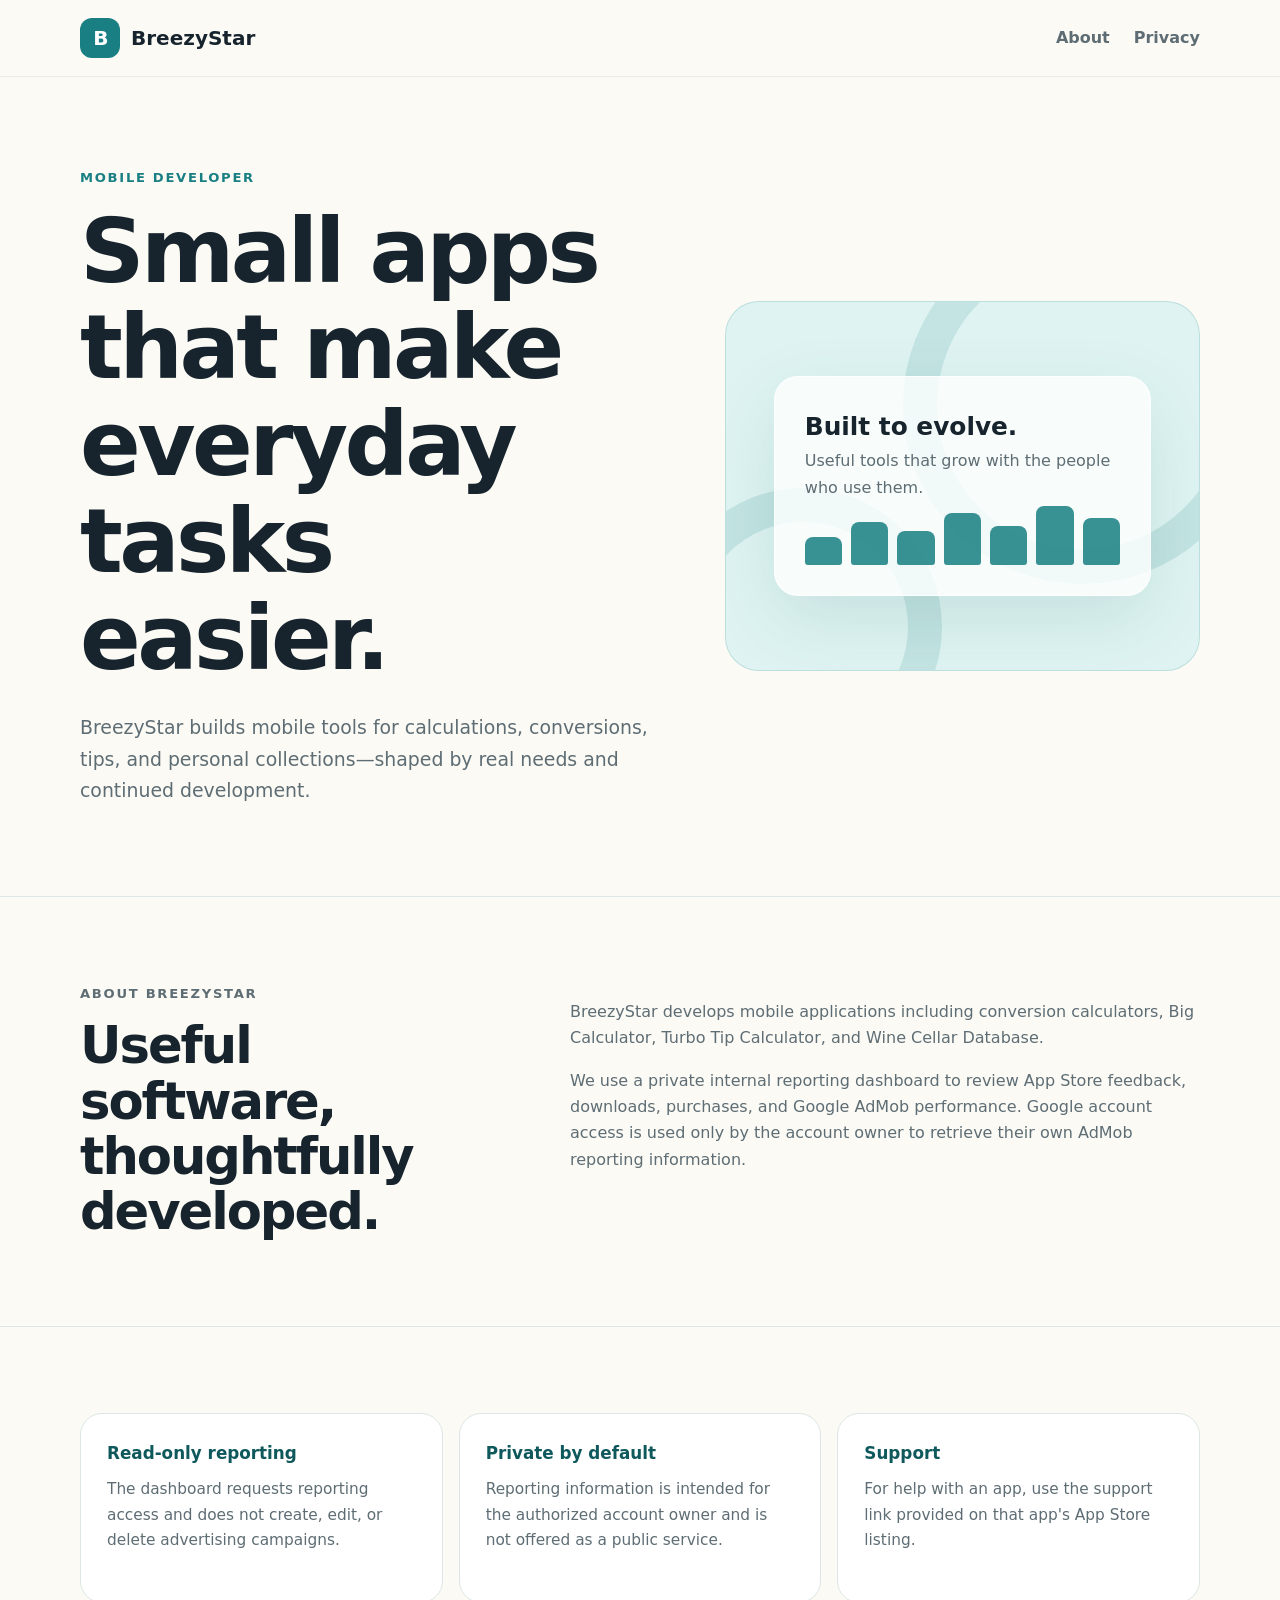
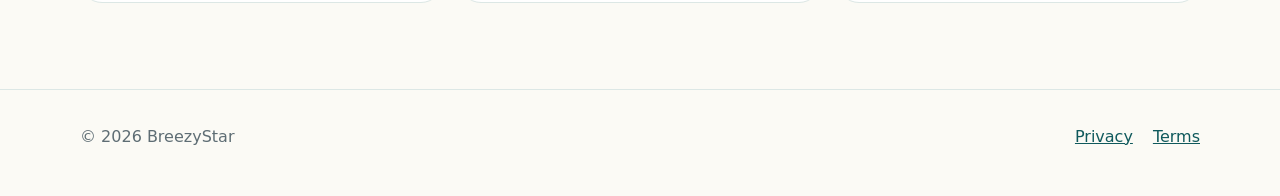
<file: index.html>
<!doctype html>
<html lang="en">
<head>
  <meta charset="utf-8">
  <meta name="viewport" content="width=device-width, initial-scale=1">
  <title>BreezyStar — Useful apps, thoughtfully made</title>
  <meta name="description" content="BreezyStar creates practical iOS utilities and uses a private reporting dashboard to understand app and advertising performance.">
  <link rel="stylesheet" href="styles.css">
</head>
<body>
  <header>
    <nav class="shell" aria-label="Main navigation">
      <a class="brand" href="index.html"><span class="mark" aria-hidden="true">B</span>BreezyStar</a>
      <div class="links">
        <a href="#about">About</a>
        <a href="privacy/index.html">Privacy</a>
      </div>
    </nav>
  </header>

  <main>
    <section class="shell hero">
      <div>
        <p class="eyebrow">Mobile developer</p>
        <h1>Small apps that make everyday tasks easier.</h1>
        <p class="lede">BreezyStar builds mobile tools for calculations, conversions, tips, and personal collections—shaped by real needs and continued development.</p>
      </div>
      <div class="signal" aria-label="Abstract app performance visualization">
        <div class="signal-card">
          <div><strong>Built to evolve.</strong><br><span>Useful tools that grow with the people who use them.</span></div>
          <div class="bars" aria-hidden="true">
            <i style="height:44%"></i><i style="height:67%"></i><i style="height:54%"></i><i style="height:82%"></i><i style="height:61%"></i><i style="height:92%"></i><i style="height:73%"></i>
          </div>
        </div>
      </div>
    </section>

    <section class="section" id="about">
      <div class="shell section-grid">
        <div>
          <p class="eyebrow">About BreezyStar</p>
          <h2>Useful software, thoughtfully developed.</h2>
        </div>
        <div>
          <p>BreezyStar develops mobile applications including conversion calculators, Big Calculator, Turbo Tip Calculator, and Wine Cellar Database.</p>
          <p>We use a private internal reporting dashboard to review App Store feedback, downloads, purchases, and Google AdMob performance. Google account access is used only by the account owner to retrieve their own AdMob reporting information.</p>
        </div>
      </div>
    </section>

    <section class="section">
      <div class="shell cards">
        <article class="card"><b>Read-only reporting</b><p>The dashboard requests reporting access and does not create, edit, or delete advertising campaigns.</p></article>
        <article class="card"><b>Private by default</b><p>Reporting information is intended for the authorized account owner and is not offered as a public service.</p></article>
        <article class="card"><b>Support</b><p>For help with an app, use the support link provided on that app's App Store listing.</p></article>
      </div>
    </section>
  </main>

  <footer>
    <div class="shell foot">
      <span>© 2026 BreezyStar</span>
      <div><a href="privacy/index.html">Privacy</a><a href="terms/index.html">Terms</a></div>
    </div>
  </footer>
</body>
</html>
</file>
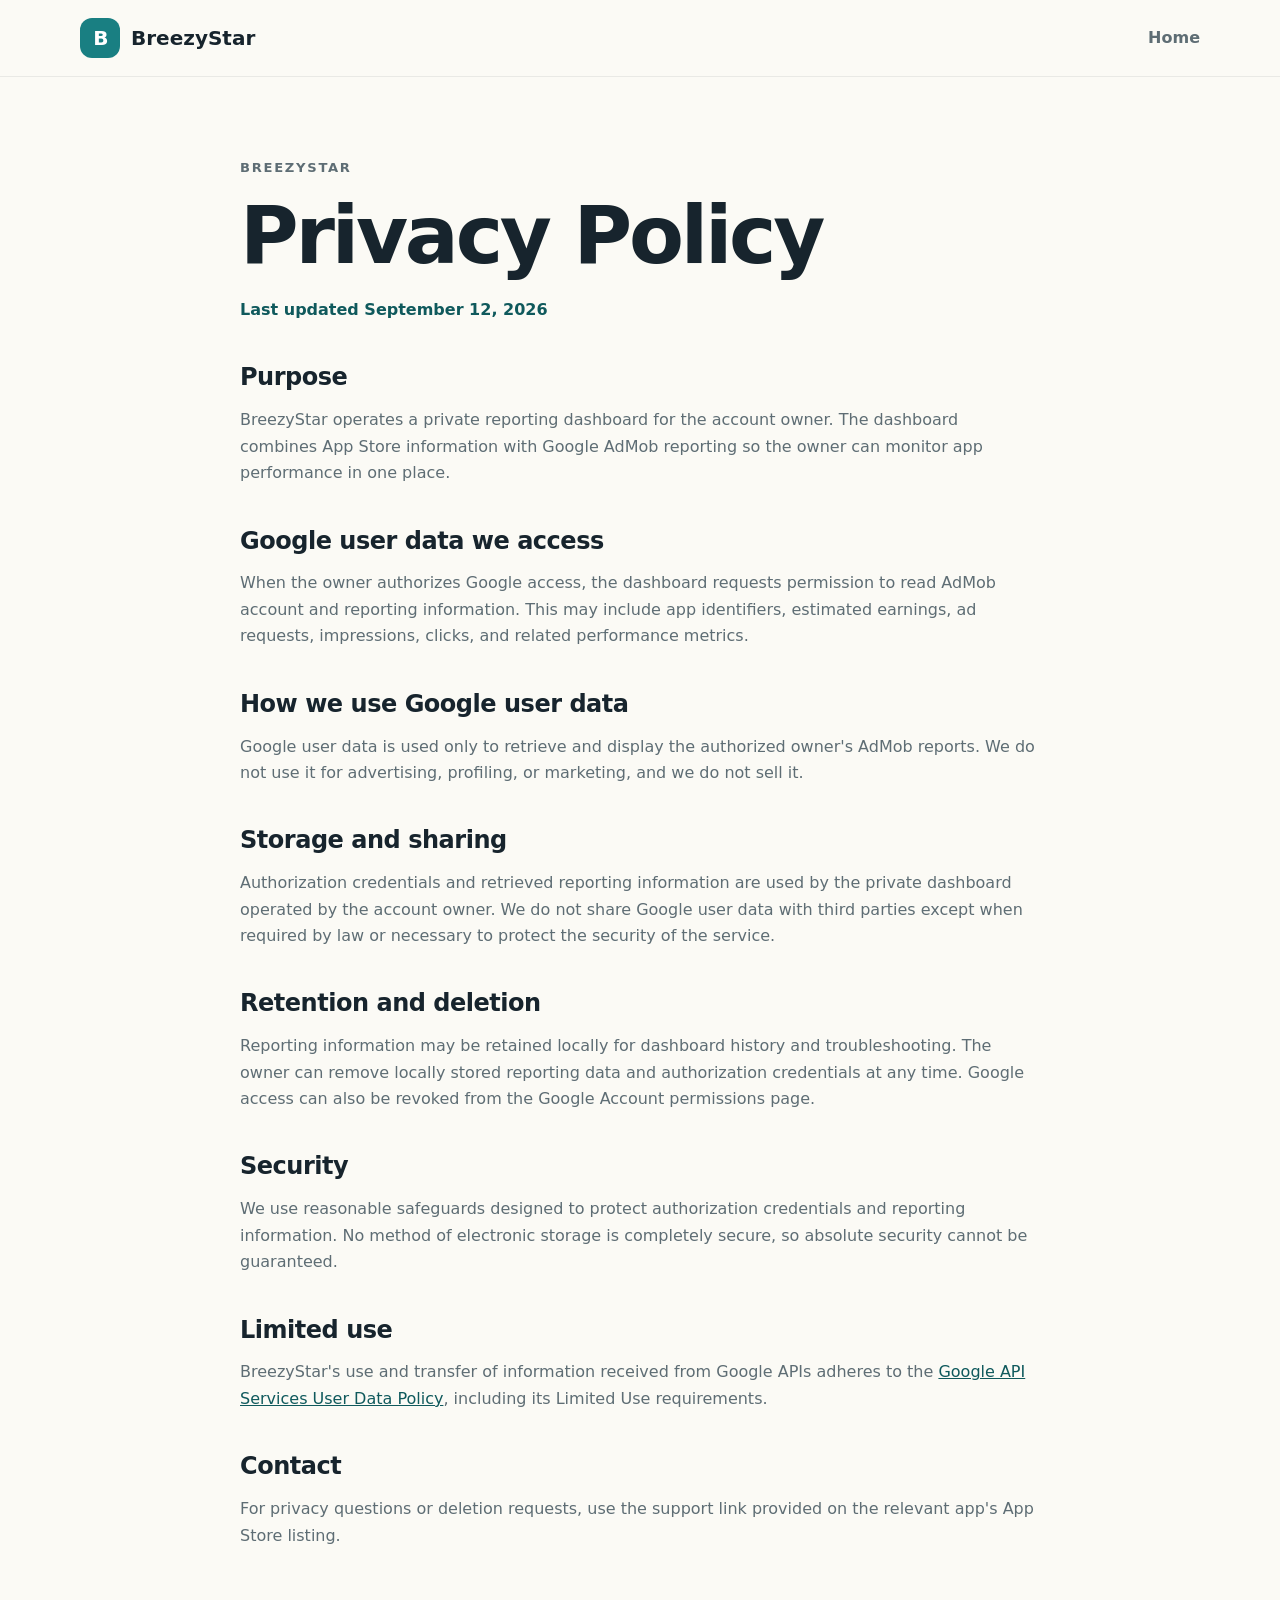
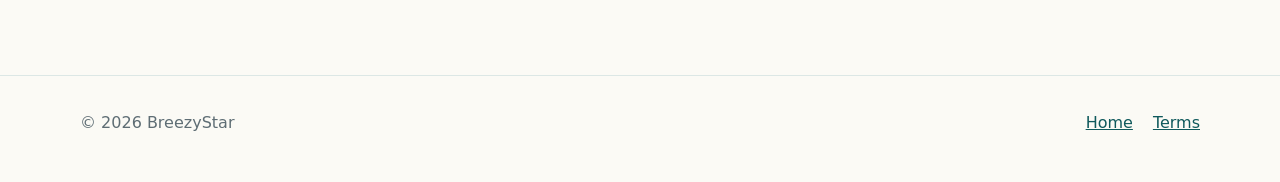
<file: privacy/index.html>
<!doctype html>
<html lang="en">
<head>
  <meta charset="utf-8">
  <meta name="viewport" content="width=device-width, initial-scale=1">
  <title>Privacy Policy — BreezyStar</title>
  <meta name="description" content="Privacy policy for BreezyStar and its private AdMob reporting dashboard.">
  <link rel="stylesheet" href="../styles.css">
</head>
<body>
  <header><nav class="shell"><a class="brand" href="../index.html"><span class="mark" aria-hidden="true">B</span>BreezyStar</a><div class="links"><a href="../index.html">Home</a></div></nav></header>
  <main class="legal">
    <p class="eyebrow">BreezyStar</p>
    <h1>Privacy Policy</h1>
    <p class="updated">Last updated September 12, 2026</p>

    <h2>Purpose</h2>
    <p>BreezyStar operates a private reporting dashboard for the account owner. The dashboard combines App Store information with Google AdMob reporting so the owner can monitor app performance in one place.</p>

    <h2>Google user data we access</h2>
    <p>When the owner authorizes Google access, the dashboard requests permission to read AdMob account and reporting information. This may include app identifiers, estimated earnings, ad requests, impressions, clicks, and related performance metrics.</p>

    <h2>How we use Google user data</h2>
    <p>Google user data is used only to retrieve and display the authorized owner's AdMob reports. We do not use it for advertising, profiling, or marketing, and we do not sell it.</p>

    <h2>Storage and sharing</h2>
    <p>Authorization credentials and retrieved reporting information are used by the private dashboard operated by the account owner. We do not share Google user data with third parties except when required by law or necessary to protect the security of the service.</p>

    <h2>Retention and deletion</h2>
    <p>Reporting information may be retained locally for dashboard history and troubleshooting. The owner can remove locally stored reporting data and authorization credentials at any time. Google access can also be revoked from the Google Account permissions page.</p>

    <h2>Security</h2>
    <p>We use reasonable safeguards designed to protect authorization credentials and reporting information. No method of electronic storage is completely secure, so absolute security cannot be guaranteed.</p>

    <h2>Limited use</h2>
    <p>BreezyStar's use and transfer of information received from Google APIs adheres to the <a href="https://developers.google.com/terms/api-services-user-data-policy" rel="noopener">Google API Services User Data Policy</a>, including its Limited Use requirements.</p>

    <h2>Contact</h2>
    <p>For privacy questions or deletion requests, use the support link provided on the relevant app's App Store listing.</p>
  </main>
  <footer><div class="shell foot"><span>© 2026 BreezyStar</span><div><a href="../index.html">Home</a><a href="../terms/index.html">Terms</a></div></div></footer>
</body>
</html>
</file>
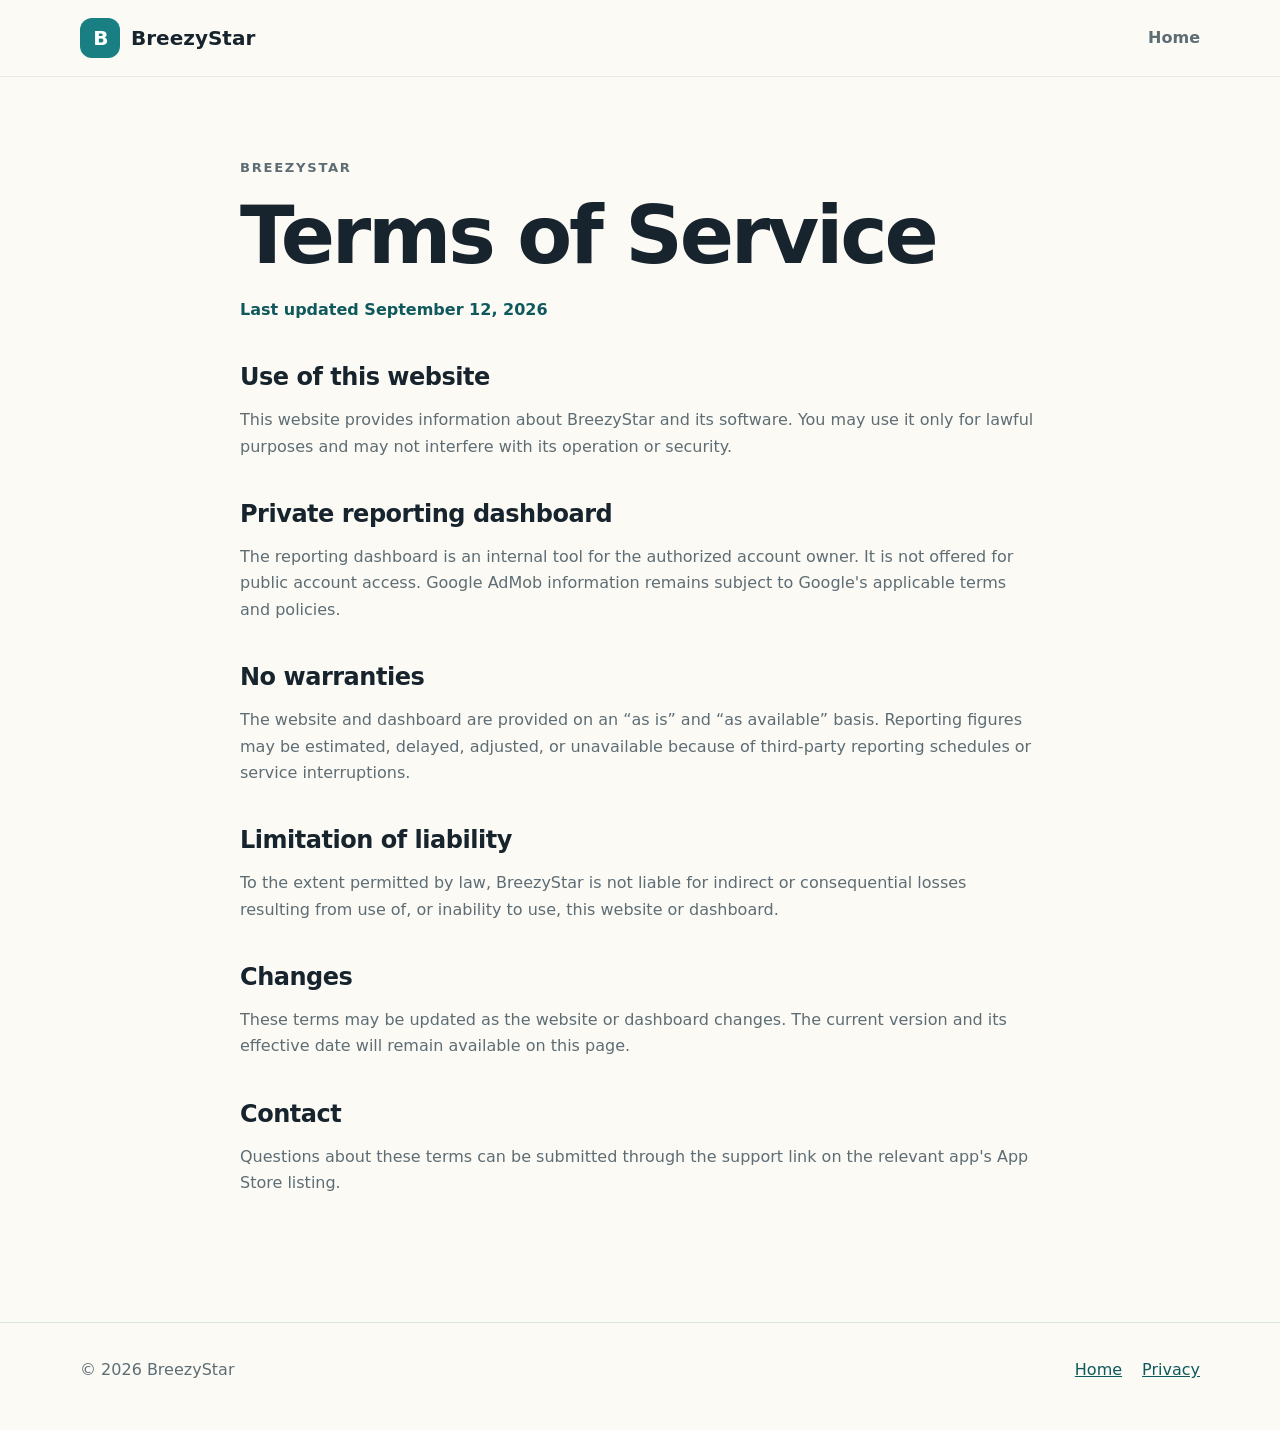
<file: terms/index.html>
<!doctype html>
<html lang="en">
<head>
  <meta charset="utf-8">
  <meta name="viewport" content="width=device-width, initial-scale=1">
  <title>Terms of Service — BreezyStar</title>
  <meta name="description" content="Terms of service for the BreezyStar website and private reporting dashboard.">
  <link rel="stylesheet" href="../styles.css">
</head>
<body>
  <header><nav class="shell"><a class="brand" href="../index.html"><span class="mark" aria-hidden="true">B</span>BreezyStar</a><div class="links"><a href="../index.html">Home</a></div></nav></header>
  <main class="legal">
    <p class="eyebrow">BreezyStar</p>
    <h1>Terms of Service</h1>
    <p class="updated">Last updated September 12, 2026</p>

    <h2>Use of this website</h2>
    <p>This website provides information about BreezyStar and its software. You may use it only for lawful purposes and may not interfere with its operation or security.</p>

    <h2>Private reporting dashboard</h2>
    <p>The reporting dashboard is an internal tool for the authorized account owner. It is not offered for public account access. Google AdMob information remains subject to Google's applicable terms and policies.</p>

    <h2>No warranties</h2>
    <p>The website and dashboard are provided on an “as is” and “as available” basis. Reporting figures may be estimated, delayed, adjusted, or unavailable because of third-party reporting schedules or service interruptions.</p>

    <h2>Limitation of liability</h2>
    <p>To the extent permitted by law, BreezyStar is not liable for indirect or consequential losses resulting from use of, or inability to use, this website or dashboard.</p>

    <h2>Changes</h2>
    <p>These terms may be updated as the website or dashboard changes. The current version and its effective date will remain available on this page.</p>

    <h2>Contact</h2>
    <p>Questions about these terms can be submitted through the support link on the relevant app's App Store listing.</p>
  </main>
  <footer><div class="shell foot"><span>© 2026 BreezyStar</span><div><a href="../index.html">Home</a><a href="../privacy/index.html">Privacy</a></div></div></footer>
</body>
</html>
</file>
<file: styles.css>
:root {
  color-scheme: light;
  --ink: #17242d;
  --muted: #5e6d74;
  --teal: #197f82;
  --teal-dark: #0f595c;
  --aqua: #dff4f2;
  --cream: #fbfaf5;
  --line: #dce7e5;
  --white: #ffffff;
}

* { box-sizing: border-box; }

html { scroll-behavior: smooth; }

body {
  margin: 0;
  color: var(--ink);
  background: var(--cream);
  font-family: Inter, ui-sans-serif, system-ui, -apple-system, BlinkMacSystemFont, "Segoe UI", sans-serif;
  font-size: 16px;
  line-height: 1.65;
}

a { color: var(--teal-dark); }

.shell { width: min(1120px, calc(100% - 40px)); margin: 0 auto; }

header {
  position: sticky;
  top: 0;
  z-index: 10;
  border-bottom: 1px solid rgba(23, 36, 45, .08);
  background: rgba(251, 250, 245, .94);
  backdrop-filter: blur(14px);
}

nav {
  min-height: 76px;
  display: flex;
  align-items: center;
  justify-content: space-between;
  gap: 24px;
}

.brand {
  display: inline-flex;
  align-items: center;
  gap: 11px;
  color: var(--ink);
  font-weight: 800;
  font-size: 1.25rem;
  text-decoration: none;
}

.mark {
  display: grid;
  width: 40px;
  height: 40px;
  place-items: center;
  border-radius: 12px;
  color: var(--white);
  background: var(--teal);
  font-weight: 900;
  letter-spacing: -.08em;
}

.links { display: flex; align-items: center; gap: 24px; }
.links a { color: var(--muted); font-weight: 650; text-decoration: none; }
.links a:hover { color: var(--teal-dark); }

.hero {
  min-height: 570px;
  display: grid;
  grid-template-columns: 1.1fr .9fr;
  align-items: center;
  gap: 64px;
  padding: 90px 0;
}

.eyebrow {
  margin: 0 0 14px;
  color: var(--teal);
  font-size: .82rem;
  font-weight: 800;
  letter-spacing: .13em;
  text-transform: uppercase;
}

h1, h2 { margin: 0; line-height: 1.08; letter-spacing: -.04em; }
h1 { max-width: 720px; font-size: clamp(3rem, 7vw, 6.3rem); }
h2 { font-size: clamp(2rem, 4vw, 3.5rem); }

.lede { max-width: 660px; margin: 26px 0 0; color: var(--muted); font-size: 1.18rem; }

.signal {
  position: relative;
  min-height: 370px;
  overflow: hidden;
  border: 1px solid rgba(25, 127, 130, .18);
  border-radius: 34px;
  background: var(--aqua);
}

.signal::before,
.signal::after {
  content: "";
  position: absolute;
  border-radius: 999px;
  border: 34px solid rgba(25, 127, 130, .14);
}
.signal::before { width: 290px; height: 290px; right: -62px; top: -76px; }
.signal::after { width: 210px; height: 210px; left: -62px; bottom: -96px; }

.signal-card {
  position: absolute;
  inset: 74px 48px;
  z-index: 1;
  display: flex;
  flex-direction: column;
  justify-content: space-between;
  padding: 30px;
  border: 1px solid rgba(255,255,255,.8);
  border-radius: 24px;
  background: rgba(255,255,255,.78);
  box-shadow: 0 24px 70px rgba(15, 89, 92, .12);
}

.signal-card strong { font-size: 1.55rem; }
.signal-card span { color: var(--muted); }
.bars { display: flex; height: 96px; align-items: end; gap: 9px; }
.bars i { flex: 1; min-width: 8px; border-radius: 8px 8px 3px 3px; background: var(--teal); opacity: .86; }

.section { padding: 86px 0; border-top: 1px solid var(--line); }
.section-grid { display: grid; grid-template-columns: .8fr 1.2fr; gap: 70px; }
.section p { color: var(--muted); }

.cards { display: grid; grid-template-columns: repeat(3, 1fr); gap: 16px; }
.card {
  min-height: 190px;
  padding: 26px;
  border: 1px solid var(--line);
  border-radius: 22px;
  background: var(--white);
}
.card b { display: block; margin-bottom: 10px; color: var(--teal-dark); font-size: 1.05rem; }
.card p { margin: 0; font-size: .96rem; }

.legal { width: min(800px, calc(100% - 40px)); margin: 0 auto; padding: 80px 0 110px; }
.legal h1 { font-size: clamp(2.7rem, 7vw, 5rem); }
.legal h2 { margin-top: 42px; font-size: 1.5rem; letter-spacing: -.02em; }
.legal p, .legal li { color: var(--muted); }
.updated { margin-top: 18px; color: var(--teal-dark) !important; font-weight: 700; }

footer { border-top: 1px solid var(--line); padding: 34px 0 46px; color: var(--muted); }
.foot { display: flex; justify-content: space-between; gap: 20px; }
.foot div { display: flex; gap: 20px; }

@media (max-width: 760px) {
  .shell { width: min(100% - 28px, 1120px); }
  nav { min-height: 68px; }
  .links a:first-child { display: none; }
  .hero { grid-template-columns: 1fr; gap: 42px; padding: 68px 0; }
  .signal { min-height: 320px; }
  .signal-card { inset: 46px 25px; }
  .section-grid, .cards { grid-template-columns: 1fr; gap: 22px; }
  .section { padding: 62px 0; }
  .foot { flex-direction: column; }
}
</file>
